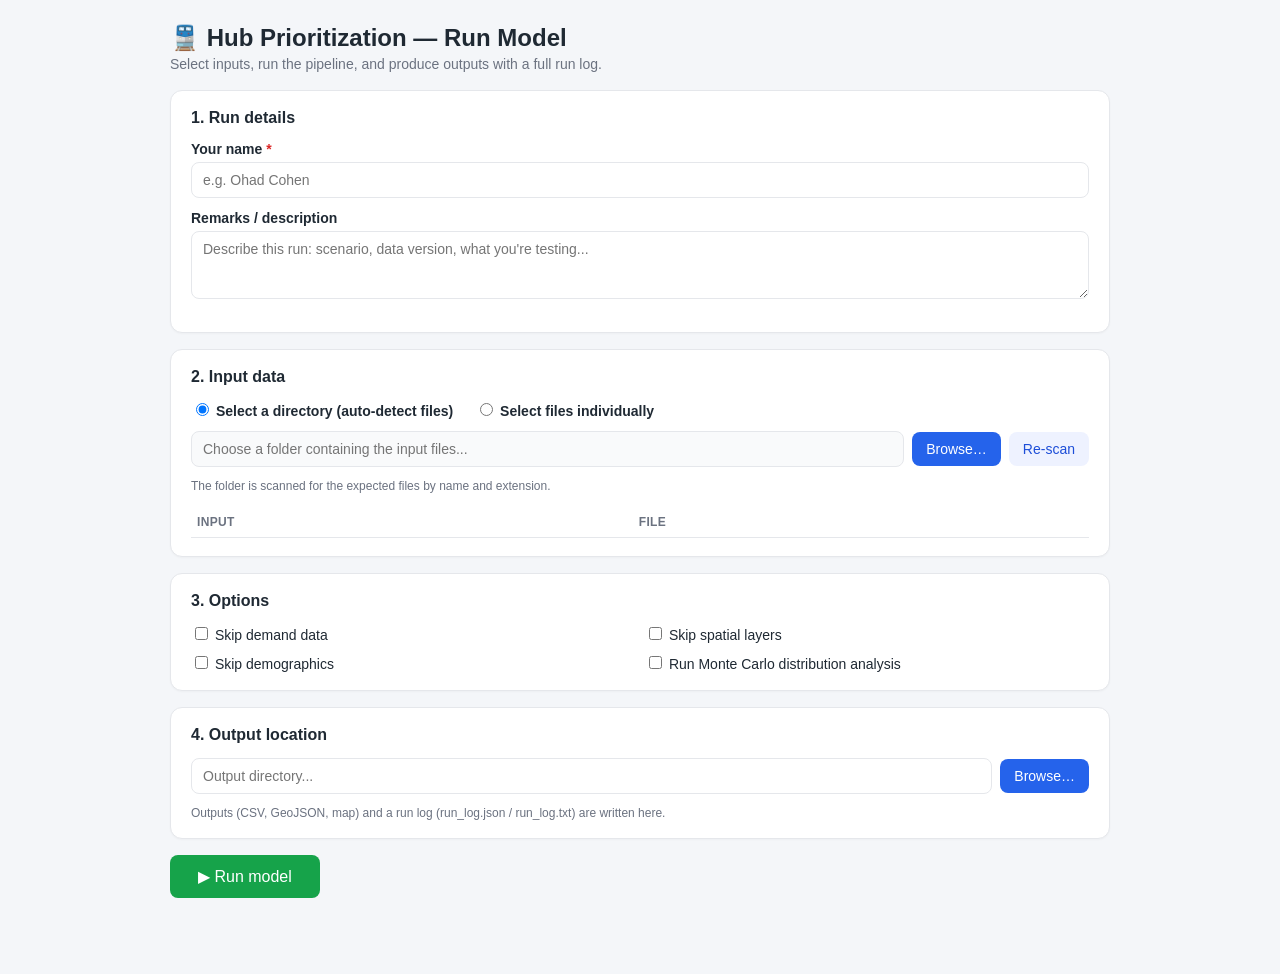
<file: app/gui/index.html>
<!DOCTYPE html>
<html lang="en">
<head>
    <meta charset="UTF-8">
    <meta name="viewport" content="width=device-width, initial-scale=1.0">
    <title>Hub Prioritization - Run Model</title>
    <link rel="stylesheet" href="style.css">
</head>
<body>
<div class="app">
    <header>
        <h1>🚆 Hub Prioritization — Run Model</h1>
        <p class="subtitle">Select inputs, run the pipeline, and produce outputs with a full run log.</p>
    </header>

    <!-- 1. Run metadata -->
    <section class="card">
        <h2>1. Run details</h2>
        <div class="row">
            <label for="runBy">Your name <span class="req">*</span></label>
            <input type="text" id="runBy" placeholder="e.g. Ohad Cohen">
        </div>
        <div class="row">
            <label for="remarks">Remarks / description</label>
            <textarea id="remarks" rows="3"
                placeholder="Describe this run: scenario, data version, what you're testing..."></textarea>
        </div>
    </section>

    <!-- 2. Inputs -->
    <section class="card">
        <h2>2. Input data</h2>
        <div class="modeToggle">
            <label><input type="radio" name="mode" value="dir" checked> Select a directory (auto-detect files)</label>
            <label><input type="radio" name="mode" value="files"> Select files individually</label>
        </div>

        <!-- Directory mode -->
        <div id="dirMode" class="modePanel">
            <div class="row inline">
                <input type="text" id="dirPath" placeholder="Choose a folder containing the input files..." readonly>
                <button class="btn" onclick="browseDir()">Browse…</button>
                <button class="btn ghost" onclick="rescan()">Re-scan</button>
            </div>
            <p class="hint">The folder is scanned for the expected files by name and extension.</p>
        </div>

        <!-- File table (shared by both modes) -->
        <table class="files">
            <thead>
                <tr><th>Input</th><th>File</th><th></th></tr>
            </thead>
            <tbody id="fileRows"><!-- filled by JS --></tbody>
        </table>
    </section>

    <!-- 3. Options -->
    <section class="card">
        <h2>3. Options</h2>
        <div class="opts">
            <label><input type="checkbox" id="skip_demand_data"> Skip demand data</label>
            <label><input type="checkbox" id="skip_spatial_layers"> Skip spatial layers</label>
            <label><input type="checkbox" id="skip_demographics"> Skip demographics</label>
            <label><input type="checkbox" id="run_mc_distribution"> Run Monte Carlo distribution analysis</label>
        </div>
    </section>

    <!-- 4. Output -->
    <section class="card">
        <h2>4. Output location</h2>
        <div class="row inline">
            <input type="text" id="outputDir" placeholder="Output directory...">
            <button class="btn" onclick="browseOutput()">Browse…</button>
        </div>
        <p class="hint">Outputs (CSV, GeoJSON, map) and a run log (run_log.json / run_log.txt) are written here.</p>
    </section>

    <!-- Run -->
    <section class="runbar">
        <button class="btn run" id="runBtn" onclick="runModel()">▶ Run model</button>
        <span id="runStatus" class="status"></span>
    </section>

    <!-- Progress / results -->
    <section class="card" id="progressCard" style="display:none;">
        <h2>Progress</h2>
        <pre id="logBox" class="logbox"></pre>
        <div id="resultPanel" style="display:none;"></div>
    </section>
</div>

<script src="app.js"></script>
</body>
</html>
</file>
<file: app/gui/style.css>
:root {
    --bg: #f4f6f9;
    --card: #ffffff;
    --ink: #1f2933;
    --muted: #6b7280;
    --accent: #2563eb;
    --accent-d: #1d4ed8;
    --green: #16a34a;
    --red: #dc2626;
    --amber: #d97706;
    --border: #e5e7eb;
}

* { box-sizing: border-box; }

body {
    margin: 0;
    font-family: -apple-system, BlinkMacSystemFont, "Segoe UI", Roboto, Arial, sans-serif;
    background: var(--bg);
    color: var(--ink);
    font-size: 14px;
}

.app { max-width: 980px; margin: 0 auto; padding: 24px 20px 60px; }

header h1 { margin: 0 0 4px; font-size: 24px; }
.subtitle { margin: 0 0 18px; color: var(--muted); }

.card {
    background: var(--card);
    border: 1px solid var(--border);
    border-radius: 12px;
    padding: 18px 20px;
    margin-bottom: 16px;
    box-shadow: 0 1px 2px rgba(0,0,0,0.03);
}

.card h2 { margin: 0 0 14px; font-size: 16px; }

.row { margin-bottom: 12px; }
.row label { display: block; font-weight: 600; margin-bottom: 5px; }
.row.inline { display: flex; gap: 8px; align-items: center; }

input[type=text], textarea {
    width: 100%;
    padding: 9px 11px;
    border: 1px solid var(--border);
    border-radius: 8px;
    font-size: 14px;
    font-family: inherit;
    background: #fff;
}
input[readonly] { background: #f9fafb; }
textarea { resize: vertical; }

.req { color: var(--red); }
.hint { color: var(--muted); font-size: 12px; margin: 6px 0 0; }

.btn {
    background: var(--accent);
    color: #fff;
    border: none;
    border-radius: 8px;
    padding: 9px 14px;
    font-size: 14px;
    cursor: pointer;
    white-space: nowrap;
}
.btn:hover { background: var(--accent-d); }
.btn.ghost { background: #eef2ff; color: var(--accent-d); }
.btn.ghost:hover { background: #e0e7ff; }
.btn.run { font-size: 16px; padding: 12px 28px; background: var(--green); }
.btn.run:hover { background: #15803d; }
.btn:disabled { opacity: 0.5; cursor: not-allowed; }

.modeToggle { display: flex; gap: 22px; margin-bottom: 12px; }
.modeToggle label { font-weight: 600; cursor: pointer; }
.modePanel { margin-bottom: 14px; }

table.files { width: 100%; border-collapse: collapse; margin-top: 6px; }
table.files th, table.files td {
    text-align: left; padding: 8px 6px; border-bottom: 1px solid var(--border);
    vertical-align: middle;
}
table.files th { color: var(--muted); font-size: 12px; text-transform: uppercase; letter-spacing: .03em; }
.filename { font-family: ui-monospace, "SF Mono", Menlo, Consolas, monospace; font-size: 12px; }
.filename.missing { color: var(--muted); font-style: italic; }
.tag { font-size: 10px; padding: 1px 6px; border-radius: 99px; margin-left: 6px; }
.tag.req { background: #fee2e2; color: var(--red); }
.tag.ok  { background: #dcfce7; color: var(--green); }
.tag.opt { background: #f3f4f6; color: var(--muted); }

.opts { display: grid; grid-template-columns: 1fr 1fr; gap: 10px; }
.opts label { font-weight: 500; cursor: pointer; }

.runbar { display: flex; align-items: center; gap: 16px; margin: 4px 0 16px; }
.status { color: var(--muted); }
.status.err { color: var(--red); font-weight: 600; }
.status.ok { color: var(--green); font-weight: 600; }

.logbox {
    background: #0f172a; color: #d1d5db;
    padding: 14px; border-radius: 8px;
    height: 260px; overflow-y: auto;
    font-family: ui-monospace, Menlo, Consolas, monospace; font-size: 12px;
    white-space: pre-wrap; line-height: 1.45;
}

#resultPanel { margin-top: 16px; }
.banner { padding: 12px 14px; border-radius: 8px; font-weight: 600; margin-bottom: 12px; }
.banner.ok { background: #dcfce7; color: #166534; }
.banner.err { background: #fee2e2; color: #991b1b; }
.outlist { list-style: none; padding: 0; margin: 0; }
.outlist li {
    display: flex; justify-content: space-between; align-items: center;
    padding: 7px 0; border-bottom: 1px solid var(--border);
}
.outlist .filename { word-break: break-all; }
.summary { display: flex; gap: 22px; margin: 8px 0 14px; }
.summary .stat { background: #f9fafb; border: 1px solid var(--border); border-radius: 8px; padding: 10px 16px; }
.summary .stat b { display: block; font-size: 20px; }
.summary .stat span { color: var(--muted); font-size: 12px; }
</file>
